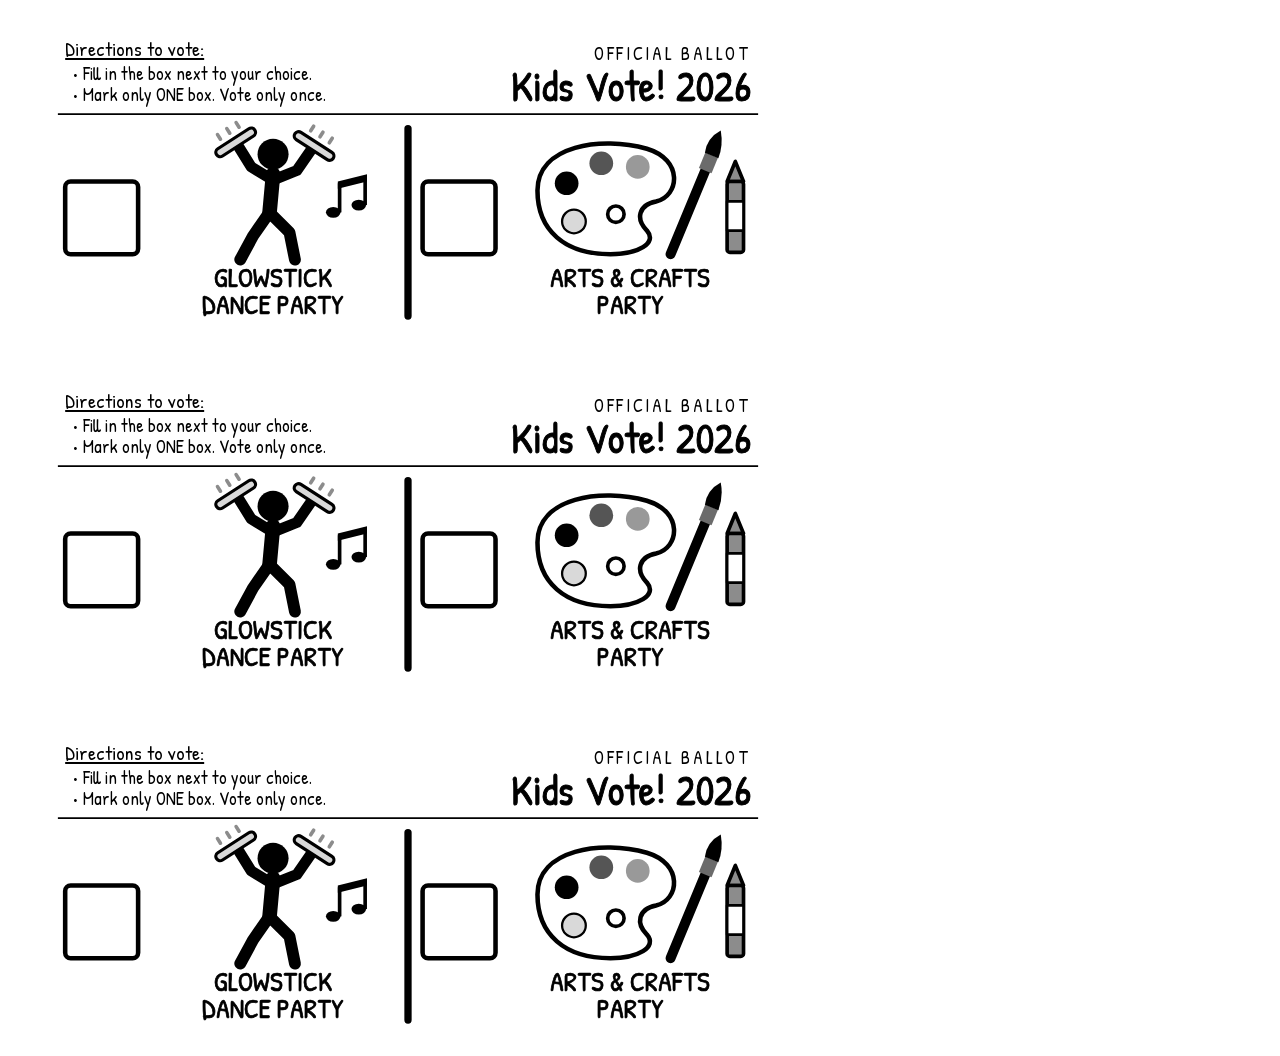
<file: print/ballot-sheet.html>
<!doctype html>
<html lang="en">
<head>
  <meta charset="utf-8">
  <title>Kids Vote 2026 – ballot print sheet</title>
  <!--
    Three ballots on one US Letter page, for the print shop to cut into thirds.
    Turn it into a PDF with `just ballot-pdf`.

    Each third is 8.5in x 3.667in. The ballot is drawn a little smaller than that (7.75in wide), which leaves
    roughly 1/3in of white above and below every cut, so a cut that's off by a bit won't clip a ballot.
    There are deliberately no cut marks: the print shop cuts by their equipment, and marks would only make a
    slightly-off cut visible.
  -->
  <style>
    @page { size: letter; margin: 0; }
    html, body { margin: 0; }
    .sheet {
      width: 8.5in;
      height: 11in;
      overflow: hidden;
    }
    .third {
      height: calc(11in / 3);
      display: flex;
      align-items: center;
      justify-content: center;
    }
    .third img { width: 7.75in; }
  </style>
</head>
<body>
  <div class="sheet">
    <div class="third"><img src="../web/doc/2026-ballot.svg" alt=""></div>
    <div class="third"><img src="../web/doc/2026-ballot.svg" alt=""></div>
    <div class="third"><img src="../web/doc/2026-ballot.svg" alt=""></div>
  </div>
</body>
</html>
</file>
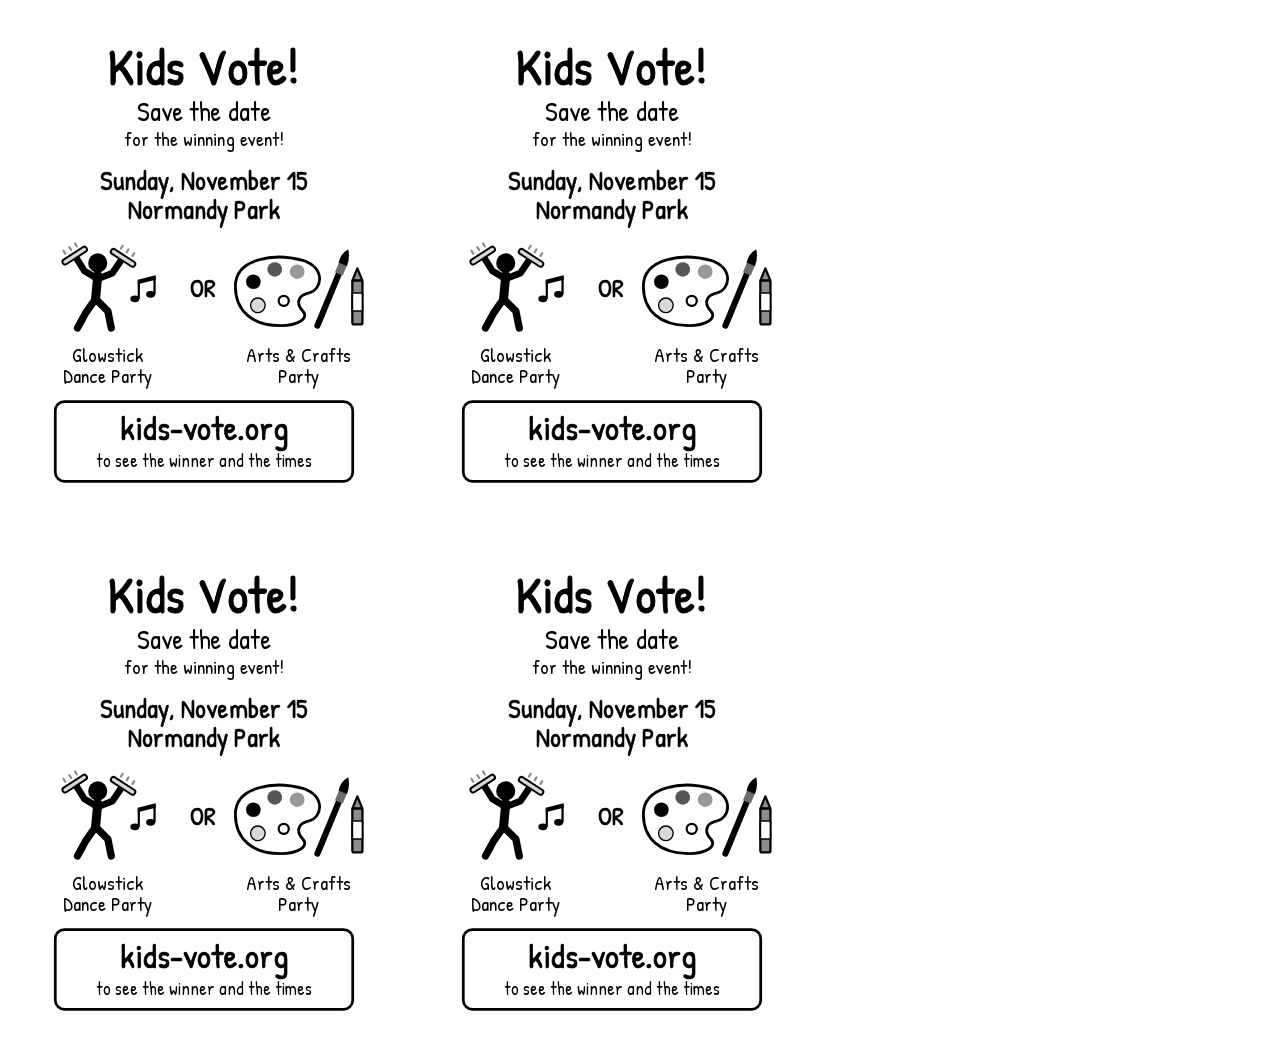
<file: print/save-the-date.html>
<!doctype html>
<html lang="en">
<head>
  <meta charset="utf-8">
  <title>Kids Vote 2026 – save-the-date print sheet</title>
  <!--
    Four save-the-date cards on one US Letter page, for the print shop to cut into quarters
    (one vertical and one horizontal cut). Turn it into a PDF with `just save-the-date-pdf`.

    Each quarter is 4.25in x 5.5in. The card is drawn a little smaller than that (3.85in wide), which leaves
    roughly 1/2in of white on each side of every cut, so a cut that's off by a bit won't clip a card.
    There are deliberately no cut marks: the print shop cuts by their equipment, and marks would only make a
    slightly-off cut visible.
  -->
  <style>
    @page { size: letter; margin: 0; }
    html, body { margin: 0; }
    .sheet {
      width: 8.5in;
      height: 11in;
      overflow: hidden;
      display: grid;
      grid-template-columns: 1fr 1fr;
      grid-template-rows: 1fr 1fr;
    }
    .quarter {
      display: flex;
      align-items: center;
      justify-content: center;
    }
    .quarter img { width: 3.85in; }
  </style>
</head>
<body>
  <div class="sheet">
    <div class="quarter"><img src="2026-save-the-date.svg" alt=""></div>
    <div class="quarter"><img src="2026-save-the-date.svg" alt=""></div>
    <div class="quarter"><img src="2026-save-the-date.svg" alt=""></div>
    <div class="quarter"><img src="2026-save-the-date.svg" alt=""></div>
  </div>
</body>
</html>
</file>
